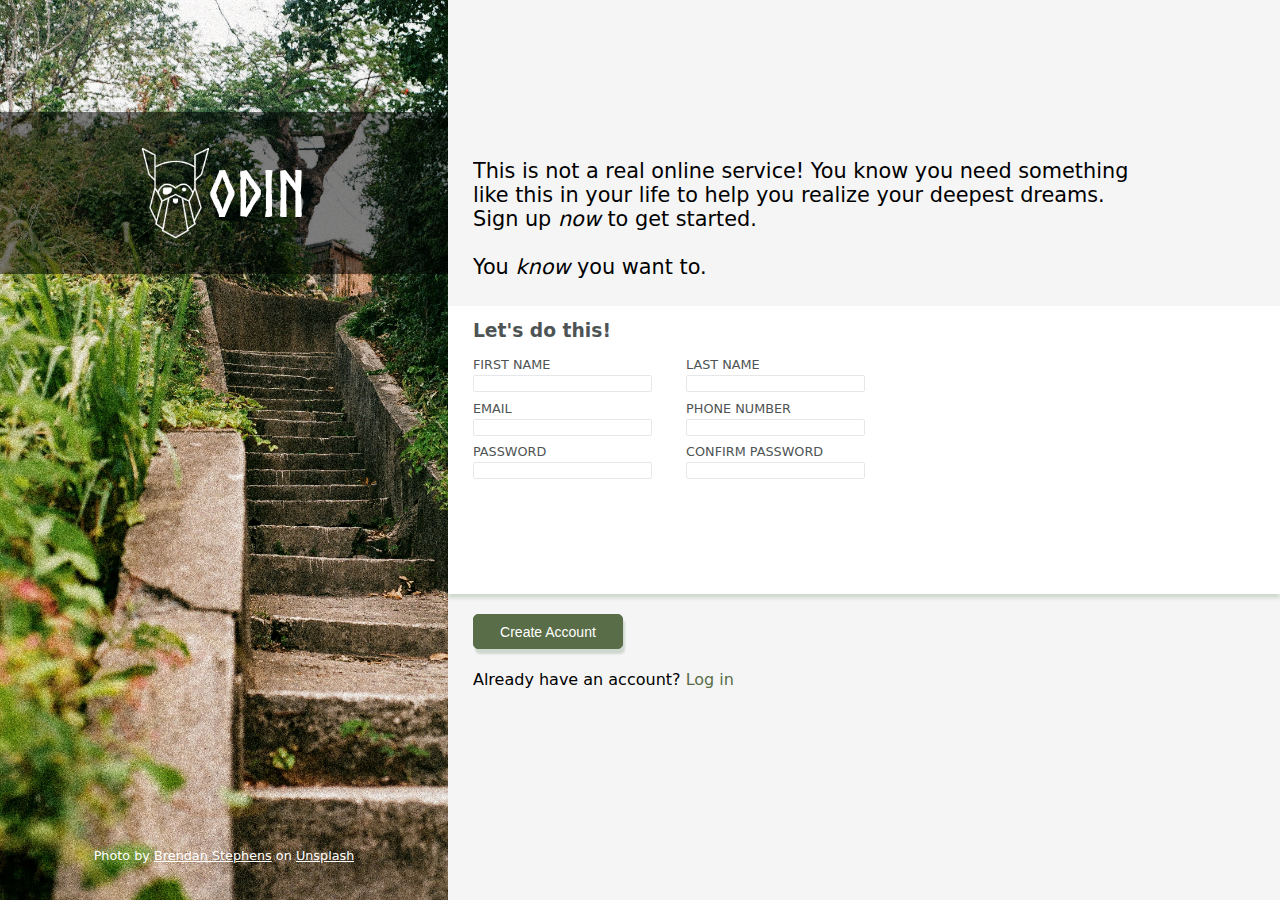
<file: index.html>
<!DOCTYPE html>
<html lang ="en">
    <head>
        <title>Sign up form</title>
    </head>
    <link rel="stylesheet" href="style/mystyle.css" type="text/css">
    <body>
        <div class="container">
            <div class="left">
                <div class="logo_div">
                    <img src="images/odin-lined.png" width="15%">
                    ODIN
                </div>
                <div class="credits">
                    <p>
                        Photo by <a href="https://unsplash.com/@brendan_stephens" target="_blank">Brendan Stephens</a>
                        on <a href="https://unsplash.com/photos/woman-in-white-dress-walking-on-gray-concrete-stairs--3zl91Qo0EY" target="_blank">Unsplash</a>
                    </p>
                </div>
            </div>
            <div class="right">
                <div>
                    <div class="blurb">
                        <p>
                            This is not a real online service! You know you need something
                            like this in your life to help you realize your deepest dreams.
                            Sign up <span class="ital">now</span> to get started.
                        </p>
                        <br>
                        <p>
                            You <span class="ital">know</span> you want to.
                        </p>
                    </div>
                </div>
                <div>
                    <h3>Let's do this!</h3>
                    <form action="example.com/path" method="post" id="user_form">
                        <div>
                            <label for="fname">FIRST NAME</label><br>
                            <input type="text" id="fname" name="first_name"><br>
                            <label for="email">EMAIL</label><br>
                            <input type="email" id="email" name="user_email"><br>
                            <label for="pass">PASSWORD</label><br>
                            <input type="password" id="pass" name="user_pass" pattern="[a-zA-Z0-9]{10,}">
                        </div>
                        <div>
                            <label for="lname">LAST NAME</label><br>
                            <input type="text" id="lname" name="last_name"><br>
                            <label for="phoneno">PHONE NUMBER</label><br>
                            <input type="number" id="phoneno" name="user_number"><br>
                            <label for="sec_pass">CONFIRM PASSWORD</label><br>
                            <input type="password" id="sec_pass" name="user_pass_confirmation" pattern="[a-zA-Z0-9]{10,}">
                        </div>
                    </form>
                </div>
                <div>
                    <button type="submit" form="user_form">Create Account</button>
                    <p>Already have an account? <a href="login_page.html" id="login" target="_blank">Log in</a></p>
                </div>
            </div>
        </div>
    </body>
</html>
</file>
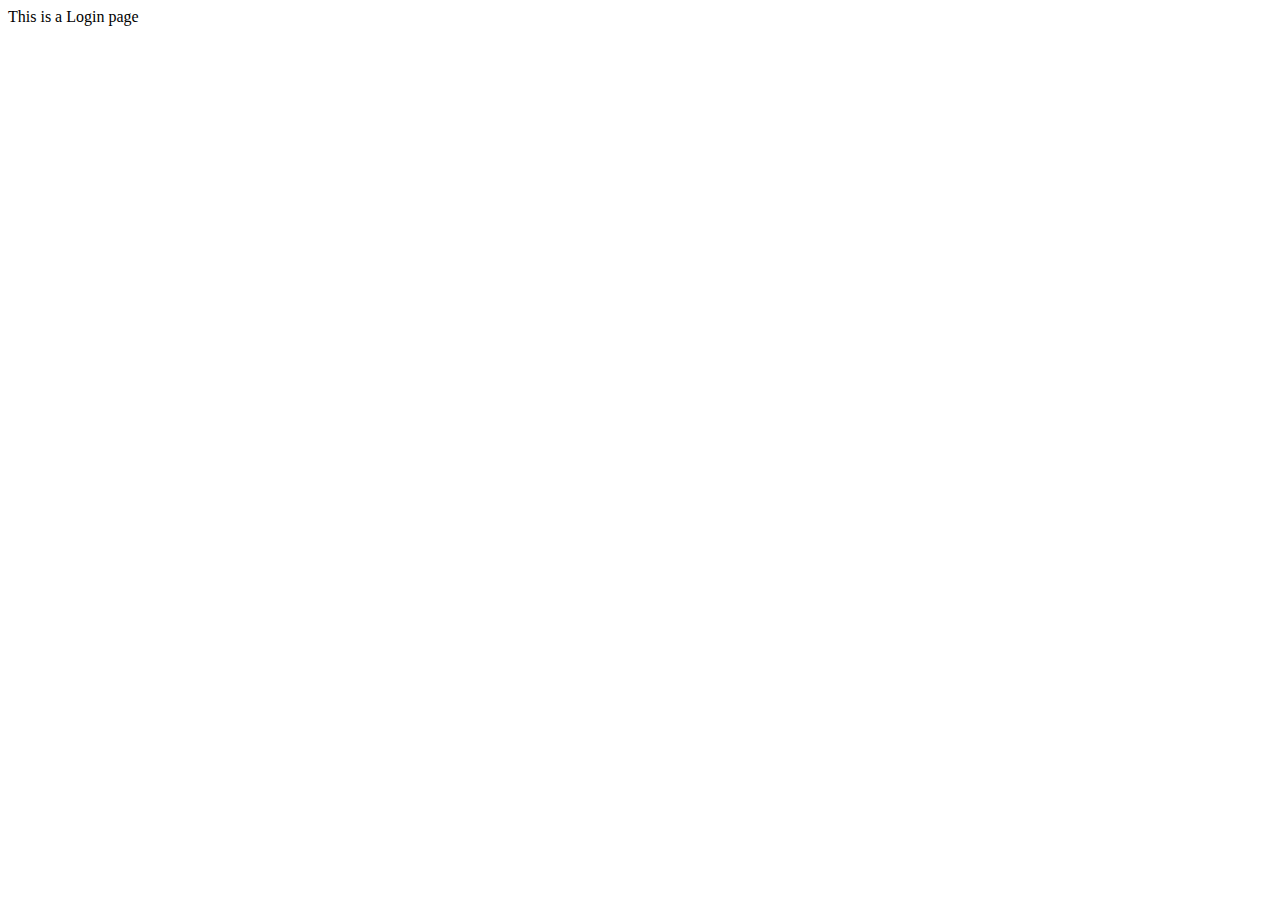
<file: login_page.html>
<!DOCTYPE html>
<html lang="en">
<head>
    <meta charset="UTF-8">
    <meta name="viewport" content="width=device-width, initial-scale=1.0">
    <title>Login</title>
</head>
<body>
    This is a Login page
</body>
</html>
</file>
<file: style/mystyle.css>
@font-face {
    font-family:"myFont";
    src: url("../fonts/norse-bold-webfont.woff2");
}

*
{
    margin:0;
    padding:0;
    overflow:hidden;
}

html
{
    font-family:system-ui, sans-serif;
}

button
{
    width:150px;
    height:35px;
    background-color:#596D48;
    color:#FFFFFF;
    margin:3% 0 3% 0;
    border:1px solid #596D48;
    border-radius:5px;
    box-shadow:2px 5px 2px #cfd8cf;
    font-size:14px;
}

input
{
    margin:0 0 3% 0;
    border:1px solid #E5E7EB;
    border-radius:2px;
}

input[type="password"]:invalid
{
    border:1px solid #ee0404;
    outline:none;
}

input:focus
{
    border:1px solid #04eee7;
    outline:none;
    box-shadow:0 3px 3px #cfd8cf;
}

label
{
    font-size:0.8rem;
    font-weight:500;
}

h3
{
    margin:2% 0 2% 0;
}

#login
{
    color:#596D48;
    text-decoration:none;
}

.ital
{
    font-style:italic;
}

.container
{
    display:flex;
    min-height:100vh;
}

.left
{
    width:35vw;
    background-image:url(../images/brendan-stephens--3zl91Qo0EY-unsplash.jpg);
    background-size:cover;
    display:flex;
    flex-direction:column;
    justify-content:space-between;
}

.logo_div
{
    background-color:rgba(0,0,0,0.5);
    height:18%;
    display:flex;
    align-items:center;
    justify-content:center;
    margin:25% 0 0 0;
    font-family:"myFont";
    color:#FFFFFF;
    font-size:4rem;
}

.credits
{
    height:10%;
    display:flex;
    align-items:center;
    justify-content:center;
    color:#FFFFFF;
    font-size:0.8rem;
}

.credits a
{
    color:#FFFFFF;
}

.right
{
    flex:1;
    background-color:#FFFFFF;
    display:flex;
    flex-direction:column;
}

.blurb
{
    margin: 0 0 4% 0;
}

.right > div
{
    display:flex;
    padding:0 15% 0 3%;
}

.right > div:nth-child(odd)
{
    background-color:#F5F5F5;
    flex:1;
}

.right > div:nth-child(even)
{
    height:32vh;
    box-shadow:0 4px 4px #cfd8cf;
    z-index:10;
    flex-direction:column;
    color:#4e5454;
}

.right > div:nth-child(1)
{
    align-items:flex-end;
    font-size:1.3rem;
    font-weight:500;
}

.right > div:nth-child(3)
{
    flex-direction:column;
}

#user_form
{
    display:flex;
}

#user_form > div:nth-child(2)
{
    margin:0 0 0 5%;
}
</file>
